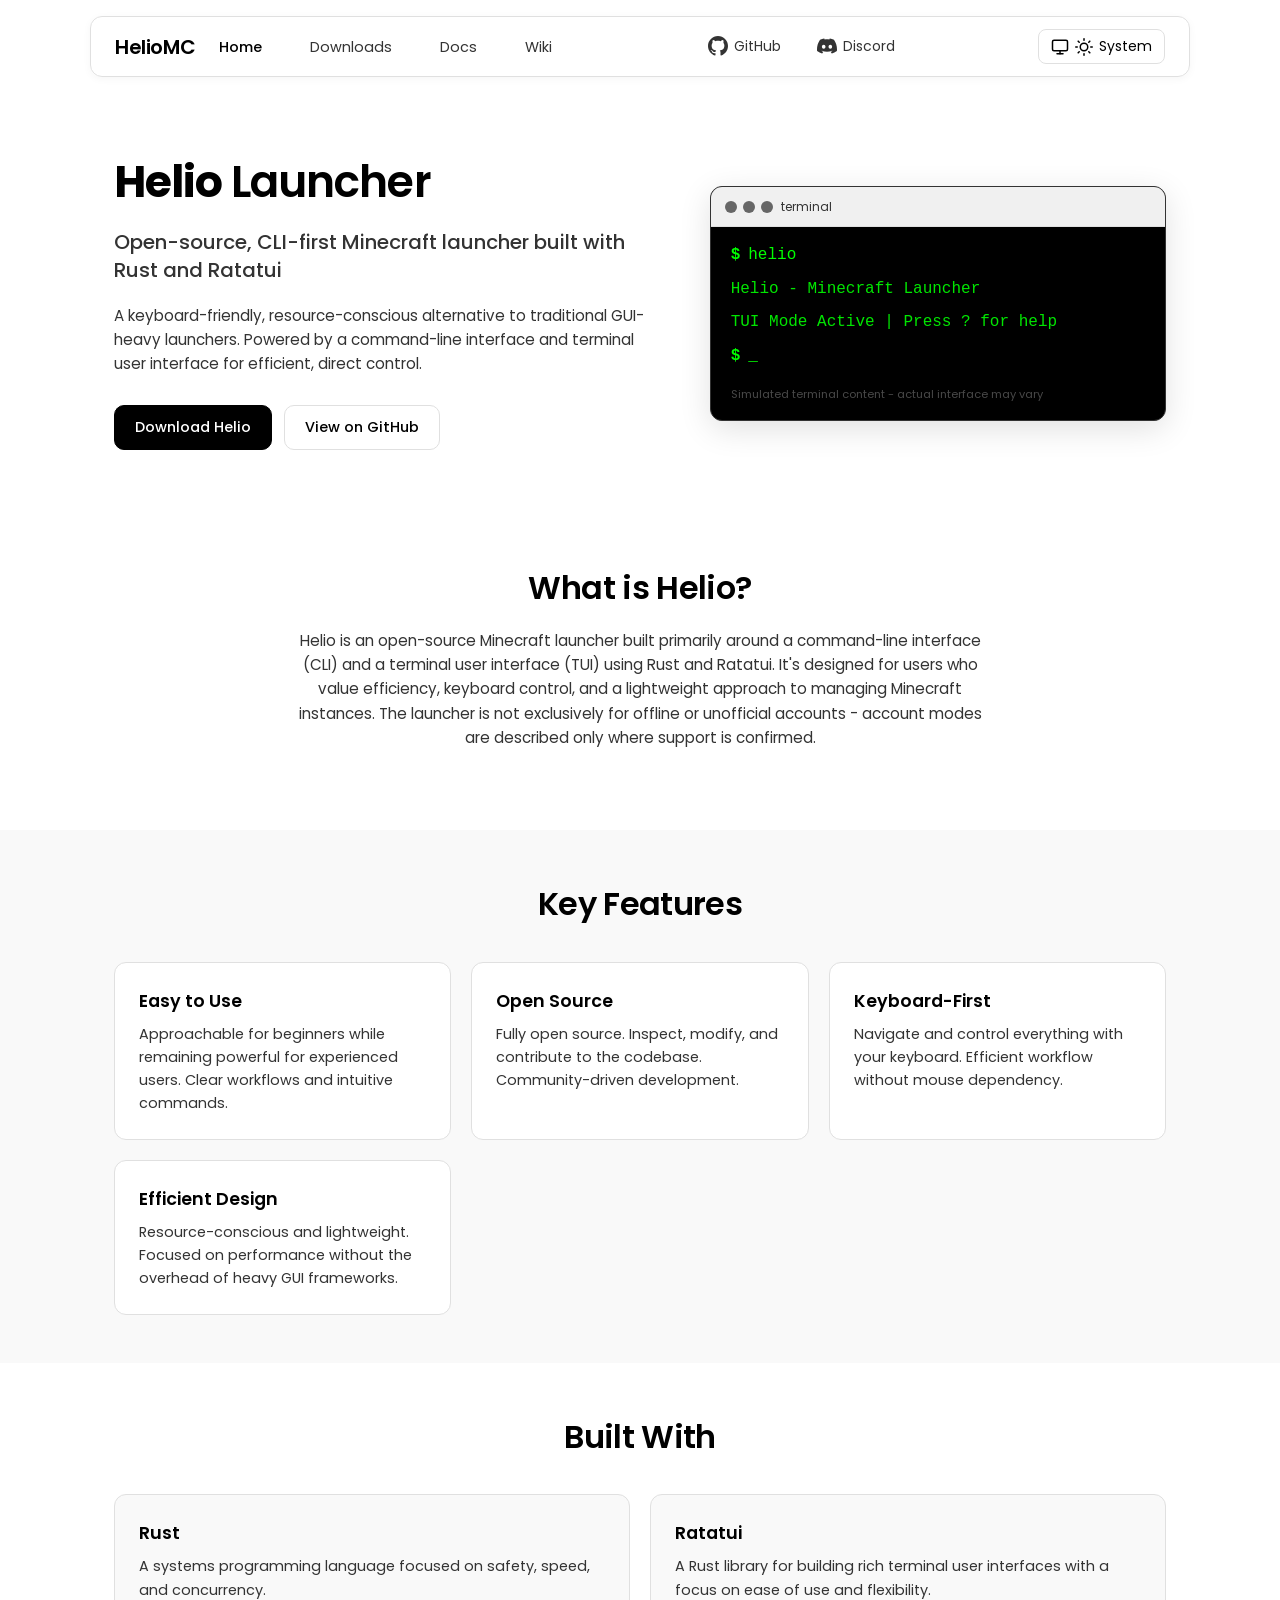
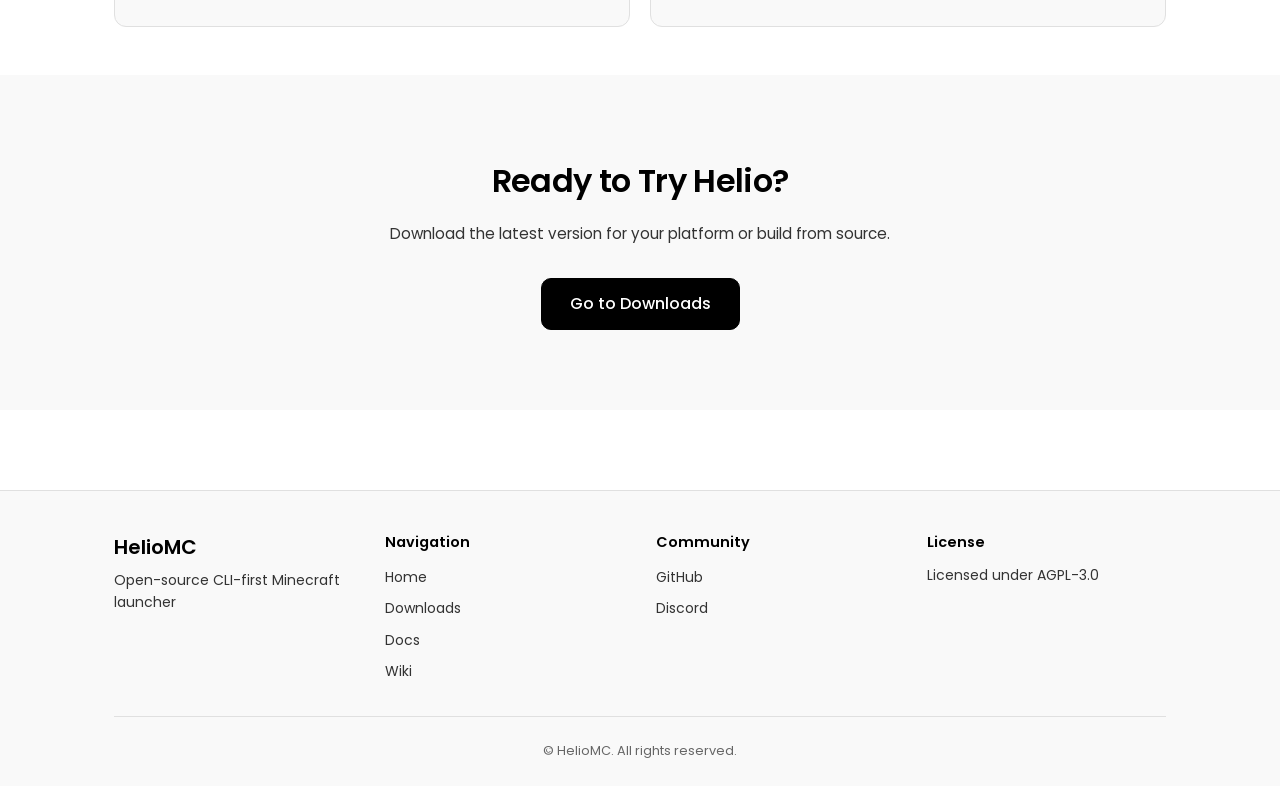
<file: index.html>
<!DOCTYPE html>
<html lang="en">
<head>
    <meta charset="UTF-8">
    <meta name="viewport" content="width=device-width, initial-scale=1.0">
    <title>HelioMC — Helio Launcher</title>
    <meta name="description" content="Helio is an open-source, CLI-first Minecraft launcher built with Rust and Ratatui. A keyboard-friendly, resource-conscious alternative to GUI-heavy launchers.">
    <meta property="og:title" content="HelioMC — Helio Launcher">
    <meta property="og:description" content="Open-source CLI-first Minecraft launcher built with Rust and Ratatui.">
    <meta property="og:type" content="website">
    <meta property="og:url" content="https://helio.omhackz.top/">
    <link rel="icon" type="image/png" href="assets/images/favicon.png">
    <link rel="preconnect" href="https://fonts.googleapis.com">
    <link rel="preconnect" href="https://fonts.gstatic.com" crossorigin>
    <link href="https://fonts.googleapis.com/css2?family=Poppins:wght@300;400;500;600;700&display=swap" rel="stylesheet">
    <link rel="stylesheet" href="assets/css/main.css">
</head>
<body>
    <script>
        // Prevent theme flash
        (function() {
            const savedTheme = localStorage.getItem('heliomc-theme') || 'system';
            if (savedTheme === 'dark' || (savedTheme === 'system' && window.matchMedia('(prefers-color-scheme: dark)').matches)) {
                document.documentElement.setAttribute('data-theme', 'dark');
            } else {
                document.documentElement.setAttribute('data-theme', 'light');
            }
        })();
    </script>

    <nav class="nav">
        <div class="nav-container">
            <a href="/" class="nav-logo" aria-label="HelioMC Home">HelioMC</a>
            <button class="nav-toggle" id="navToggle" aria-label="Toggle navigation menu" aria-expanded="false">
                <span class="nav-toggle-bar"></span>
                <span class="nav-toggle-bar"></span>
                <span class="nav-toggle-bar"></span>
            </button>
            <div class="nav-menu" id="navMenu">
                <ul class="nav-list">
                    <li class="nav-item">
                        <a href="/" class="nav-link nav-link-active">Home</a>
                    </li>
                    <li class="nav-item">
                        <a href="/downloads" class="nav-link">Downloads</a>
                    </li>
                    <li class="nav-item">
                        <a href="/docs" class="nav-link">Docs</a>
                    </li>
                    <li class="nav-item">
                        <a href="/wiki" class="nav-link">Wiki</a>
                    </li>
                </ul>
                <div class="nav-external">
                    <a href="https://github.com/OmHackz/Helio" target="_blank" rel="noopener noreferrer" class="nav-external-link" aria-label="View on GitHub">
                        <svg width="20" height="20" viewBox="0 0 24 24" fill="currentColor" aria-hidden="true">
                            <path d="M12 0c-6.626 0-12 5.373-12 12 0 5.302 3.438 9.8 8.207 11.387.599.111.793-.261.793-.577v-2.234c-3.338.726-4.033-1.416-4.033-1.416-.546-1.387-1.333-1.756-1.333-1.756-1.089-.745.083-.729.083-.729 1.205.084 1.839 1.237 1.839 1.237 1.07 1.834 2.807 1.304 3.492.997.107-.775.418-1.305.762-1.604-2.665-.305-5.467-1.334-5.467-5.931 0-1.311.469-2.381 1.236-3.221-.124-.303-.535-1.524.117-3.176 0 0 1.008-.322 3.301 1.23.957-.266 1.983-.399 3.003-.404 1.02.005 2.047.138 3.006.404 2.291-1.552 3.297-1.23 3.297-1.23.653 1.653.242 2.874.118 3.176.77.84 1.235 1.911 1.235 3.221 0 4.609-2.807 5.624-5.479 5.921.43.372.823 1.102.823 2.222v3.293c0 .319.192.694.801.576 4.765-1.589 8.199-6.086 8.199-11.386 0-6.627-5.373-12-12-12z"/>
                        </svg>
                        <span>GitHub</span>
                    </a>
                    <a href="https://dsc.gg/HelioMC-launcher" target="_blank" rel="noopener noreferrer" class="nav-external-link" aria-label="Join Discord">
                        <svg width="20" height="20" viewBox="0 0 24 24" fill="currentColor" aria-hidden="true">
                            <path d="M20.317 4.3698a19.7913 19.7913 0 00-4.8851-1.5152.0741.0741 0 00-.0785.0371c-.211.3753-.4447.8648-.6083 1.2495-1.8447-.2762-3.68-.2762-5.4868 0-.1636-.3933-.4058-.8742-.6177-1.2495a.077.077 0 00-.0785-.037 19.7363 19.7363 0 00-4.8852 1.515.0699.0699 0 00-.0321.0277C.5334 9.0458-.319 13.5799.0992 18.0578a.0824.0824 0 00.0312.0561c2.0528 1.5076 4.0413 2.4228 5.9929 3.0294a.0777.0777 0 00.0842-.0276c.4616-.6304.8731-1.2952 1.226-1.9942a.076.076 0 00-.0416-.1057c-.6528-.2476-1.2743-.5495-1.8722-.8923a.077.077 0 01-.0077-.1277c.1258-.0943.2517-.1923.3718-.2914a.0743.0743 0 01.0776-.0105c3.9278 1.7933 8.18 1.7933 12.0614 0a.0739.0739 0 01.0785.0095c.1202.099.246.1981.3728.2924a.077.077 0 01-.0066.1276 12.2986 12.2986 0 01-1.873.8914.0766.0766 0 00-.0407.1067c.3604.698.7719 1.3628 1.225 1.9932a.076.076 0 00.0842.0286c1.961-.6067 3.9495-1.5219 6.0023-3.0294a.077.077 0 00.0313-.0552c.5004-5.177-.8382-9.6739-3.5485-13.6604a.061.061 0 00-.0312-.0286zM8.02 15.3312c-1.1825 0-2.1569-1.0857-2.1569-2.419 0-1.3332.9555-2.4189 2.157-2.4189 1.2108 0 2.1757 1.0952 2.1568 2.419 0 1.3332-.9555 2.4189-2.1569 2.4189zm7.9748 0c-1.1825 0-2.1569-1.0857-2.1569-2.419 0-1.3332.9554-2.4189 2.1569-2.4189 1.2108 0 2.1757 1.0952 2.1568 2.419 0 1.3332-.946 2.4189-2.1568 2.4189Z"/>
                        </svg>
                        <span>Discord</span>
                    </a>
                </div>
                <div class="nav-theme">
                    <button class="theme-btn" id="themeBtn" aria-label="Change theme" title="Change theme">
                        <svg class="theme-icon theme-icon-system" width="18" height="18" viewBox="0 0 24 24" fill="none" stroke="currentColor" stroke-width="2" stroke-linecap="round" stroke-linejoin="round" aria-hidden="true">
                            <rect x="2" y="3" width="20" height="14" rx="2" ry="2"></rect>
                            <line x1="8" y1="21" x2="16" y2="21"></line>
                            <line x1="12" y1="17" x2="12" y2="21"></line>
                        </svg>
                        <svg class="theme-icon theme-icon-sun" width="18" height="18" viewBox="0 0 24 24" fill="none" stroke="currentColor" stroke-width="2" stroke-linecap="round" stroke-linejoin="round" aria-hidden="true">
                            <circle cx="12" cy="12" r="5"></circle>
                            <line x1="12" y1="1" x2="12" y2="3"></line>
                            <line x1="12" y1="21" x2="12" y2="23"></line>
                            <line x1="4.22" y1="4.22" x2="5.64" y2="5.64"></line>
                            <line x1="18.36" y1="18.36" x2="19.78" y2="19.78"></line>
                            <line x1="1" y1="12" x2="3" y2="12"></line>
                            <line x1="21" y1="12" x2="23" y2="12"></line>
                            <line x1="4.22" y1="19.78" x2="5.64" y2="18.36"></line>
                            <line x1="18.36" y1="5.64" x2="19.78" y2="4.22"></line>
                        </svg>
                        <svg class="theme-icon theme-icon-moon" width="18" height="18" viewBox="0 0 24 24" fill="none" stroke="currentColor" stroke-width="2" stroke-linecap="round" stroke-linejoin="round" aria-hidden="true">
                            <path d="M21 12.79A9 9 0 1 1 11.21 3 7 7 0 0 0 21 12.79z"></path>
                        </svg>
                        <span class="theme-label">System</span>
                    </button>
                    <div class="theme-dropdown" id="themeDropdown">
                        <button class="theme-option" data-theme="system">
                            <svg width="16" height="16" viewBox="0 0 24 24" fill="none" stroke="currentColor" stroke-width="2" stroke-linecap="round" stroke-linejoin="round" aria-hidden="true">
                                <rect x="2" y="3" width="20" height="14" rx="2" ry="2"></rect>
                                <line x1="8" y1="21" x2="16" y2="21"></line>
                                <line x1="12" y1="17" x2="12" y2="21"></line>
                            </svg>
                            <span>System</span>
                        </button>
                        <button class="theme-option" data-theme="light">
                            <svg width="16" height="16" viewBox="0 0 24 24" fill="none" stroke="currentColor" stroke-width="2" stroke-linecap="round" stroke-linejoin="round" aria-hidden="true">
                                <circle cx="12" cy="12" r="5"></circle>
                                <line x1="12" y1="1" x2="12" y2="3"></line>
                                <line x1="12" y1="21" x2="12" y2="23"></line>
                                <line x1="4.22" y1="4.22" x2="5.64" y2="5.64"></line>
                                <line x1="18.36" y1="18.36" x2="19.78" y2="19.78"></line>
                                <line x1="1" y1="12" x2="3" y2="12"></line>
                                <line x1="21" y1="12" x2="23" y2="12"></line>
                                <line x1="4.22" y1="19.78" x2="5.64" y2="18.36"></line>
                                <line x1="18.36" y1="5.64" x2="19.78" y2="4.22"></line>
                            </svg>
                            <span>Light</span>
                        </button>
                        <button class="theme-option" data-theme="dark">
                            <svg width="16" height="16" viewBox="0 0 24 24" fill="none" stroke="currentColor" stroke-width="2" stroke-linecap="round" stroke-linejoin="round" aria-hidden="true">
                                <path d="M21 12.79A9 9 0 1 1 11.21 3 7 7 0 0 0 21 12.79z"></path>
                            </svg>
                            <span>Dark</span>
                        </button>
                    </div>
                </div>
            </div>
        </div>
    </nav>

    <main>
        <section class="hero">
            <div class="container">
                <div class="hero-content">
                    <h1 class="hero-title">Helio <span class="hero-title-accent">Launcher</span></h1>
                    <p class="hero-subtitle">Open-source, CLI-first Minecraft launcher built with Rust and Ratatui</p>
                    <p class="hero-description">
                        A keyboard-friendly, resource-conscious alternative to traditional GUI-heavy launchers. 
                        Powered by a command-line interface and terminal user interface for efficient, direct control.
                    </p>
                    <div class="hero-actions">
                        <a href="/downloads" class="btn btn-primary">Download Helio</a>
                        <a href="https://github.com/OmHackz/Helio" target="_blank" rel="noopener noreferrer" class="btn btn-secondary">View on GitHub</a>
                    </div>
                </div>
                <div class="hero-terminal">
                    <div class="terminal">
                        <div class="terminal-header">
                            <div class="terminal-dots">
                                <span class="terminal-dot"></span>
                                <span class="terminal-dot"></span>
                                <span class="terminal-dot"></span>
                            </div>
                            <span class="terminal-title">terminal</span>
                        </div>
                        <div class="terminal-body">
                            <div class="terminal-line">
                                <span class="terminal-prompt">$</span>
                                <span class="terminal-cmd">helio</span>
                            </div>
                            <div class="terminal-line terminal-line-output">
                                <span class="terminal-text">Helio - Minecraft Launcher</span>
                            </div>
                            <div class="terminal-line terminal-line-output">
                                <span class="terminal-text">TUI Mode Active | Press ? for help</span>
                            </div>
                            <div class="terminal-line">
                                <span class="terminal-prompt">$</span>
                                <span class="terminal-cursor">_</span>
                            </div>
                            <div class="terminal-note">Simulated terminal content - actual interface may vary</div>
                        </div>
                    </div>
                </div>
            </div>
        </section>

        <section class="section">
            <div class="container">
                <h2 class="section-title">What is Helio?</h2>
                <p class="section-description">
                    Helio is an open-source Minecraft launcher built primarily around a command-line interface (CLI) and a terminal user interface (TUI) using Rust and Ratatui.
                    It's designed for users who value efficiency, keyboard control, and a lightweight approach to managing Minecraft instances.
                    The launcher is not exclusively for offline or unofficial accounts - account modes are described only where support is confirmed.
                </p>
            </div>
        </section>

        <section class="section section-alt">
            <div class="container">
                <h2 class="section-title">Key Features</h2>
                <div class="features-grid">
                    <div class="feature-card">
                        <h3 class="feature-title">Easy to Use</h3>
                        <p class="feature-description">Approachable for beginners while remaining powerful for experienced users. Clear workflows and intuitive commands.</p>
                    </div>
                    <div class="feature-card">
                        <h3 class="feature-title">Open Source</h3>
                        <p class="feature-description">Fully open source. Inspect, modify, and contribute to the codebase. Community-driven development.</p>
                    </div>
                    <div class="feature-card">
                        <h3 class="feature-title">Keyboard-First</h3>
                        <p class="feature-description">Navigate and control everything with your keyboard. Efficient workflow without mouse dependency.</p>
                    </div>
                    <div class="feature-card">
                        <h3 class="feature-title">Efficient Design</h3>
                        <p class="feature-description">Resource-conscious and lightweight. Focused on performance without the overhead of heavy GUI frameworks.</p>
                    </div>
                </div>
            </div>
        </section>

        <section class="section">
            <div class="container">
                <h2 class="section-title">Built With</h2>
                <div class="tech-grid">
                    <div class="tech-card">
                        <h3 class="tech-name">Rust</h3>
                        <p class="tech-description">A systems programming language focused on safety, speed, and concurrency.</p>
                    </div>
                    <div class="tech-card">
                        <h3 class="tech-name">Ratatui</h3>
                        <p class="tech-description">A Rust library for building rich terminal user interfaces with a focus on ease of use and flexibility.</p>
                    </div>
                </div>
            </div>
        </section>

        <section class="section section-alt">
            <div class="container">
                <div class="downloads-preview">
                    <h2 class="section-title">Ready to Try Helio?</h2>
                    <p class="section-description">Download the latest version for your platform or build from source.</p>
                    <a href="/downloads" class="btn btn-primary btn-large">Go to Downloads</a>
                </div>
            </div>
        </section>
    </main>

    <footer class="footer">
        <div class="container">
            <div class="footer-content">
                <div class="footer-section">
                    <h3 class="footer-logo">HelioMC</h3>
                    <p class="footer-description">Open-source CLI-first Minecraft launcher</p>
                </div>
                <div class="footer-section">
                    <h4 class="footer-heading">Navigation</h4>
                    <ul class="footer-links">
                        <li><a href="/">Home</a></li>
                        <li><a href="/downloads">Downloads</a></li>
                        <li><a href="/docs">Docs</a></li>
                        <li><a href="/wiki">Wiki</a></li>
                    </ul>
                </div>
                <div class="footer-section">
                    <h4 class="footer-heading">Community</h4>
                    <ul class="footer-links">
                        <li><a href="https://github.com/OmHackz/Helio" target="_blank" rel="noopener noreferrer">GitHub</a></li>
                        <li><a href="https://dsc.gg/HelioMC-launcher" target="_blank" rel="noopener noreferrer">Discord</a></li>
                    </ul>
                </div>
                <div class="footer-section">
                    <h4 class="footer-heading">License</h4>
                    <p class="footer-license">Licensed under AGPL-3.0</p>
                </div>
            </div>
            <div class="footer-bottom">
                <p>&copy; HelioMC. All rights reserved.</p>
            </div>
        </div>
    </footer>

    <script src="assets/js/main.js"></script>
</body>
</html>
</file>
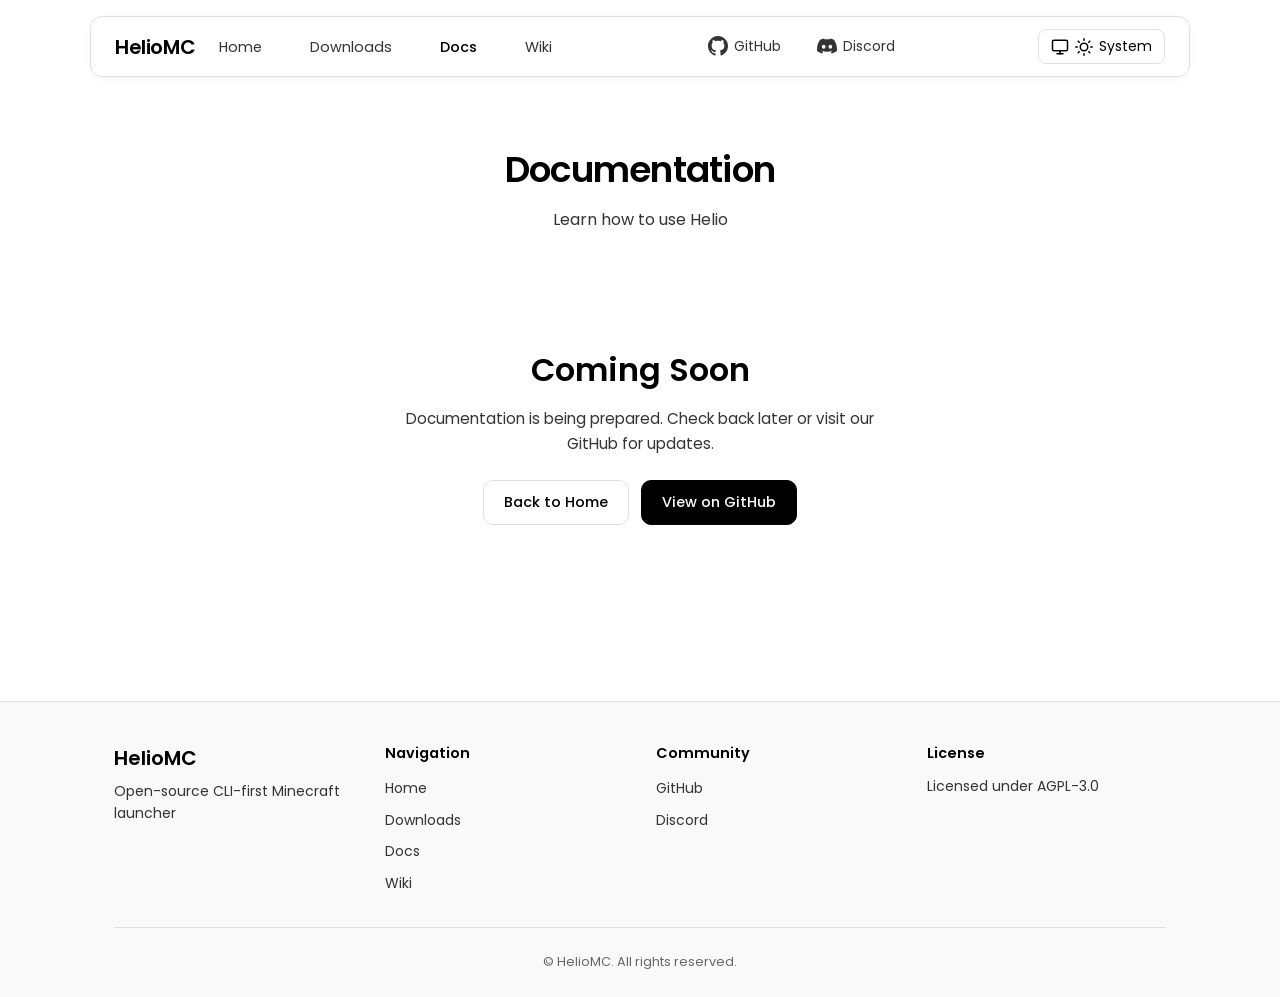
<file: docs/index.html>
<!DOCTYPE html>
<html lang="en">
<head>
    <meta charset="UTF-8">
    <meta name="viewport" content="width=device-width, initial-scale=1.0">
    <title>Docs — HelioMC</title>
    <meta name="description" content="Helio documentation - coming soon.">
    
    <link rel="icon" type="image/png" href="../assets/images/favicon.png">
    <link rel="preconnect" href="https://fonts.googleapis.com">
    <link rel="preconnect" href="https://fonts.gstatic.com" crossorigin>
    <link href="https://fonts.googleapis.com/css2?family=Poppins:wght@300;400;500;600;700&display=swap" rel="stylesheet">
    <link rel="stylesheet" href="../assets/css/main.css">
</head>
<body>
    <script>
        (function() {
            const savedTheme = localStorage.getItem('heliomc-theme') || 'system';
            if (savedTheme === 'dark' || (savedTheme === 'system' && window.matchMedia('(prefers-color-scheme: dark)').matches)) {
                document.documentElement.setAttribute('data-theme', 'dark');
            } else {
                document.documentElement.setAttribute('data-theme', 'light');
            }
        })();
    </script>

    <nav class="nav">
        <div class="nav-container">
            <a href="/" class="nav-logo" aria-label="HelioMC Home">HelioMC</a>
            <button class="nav-toggle" id="navToggle" aria-label="Toggle navigation menu" aria-expanded="false">
                <span class="nav-toggle-bar"></span>
                <span class="nav-toggle-bar"></span>
                <span class="nav-toggle-bar"></span>
            </button>
            <div class="nav-menu" id="navMenu">
                <ul class="nav-list">
                    <li class="nav-item">
                        <a href="/" class="nav-link">Home</a>
                    </li>
                    <li class="nav-item">
                        <a href="/downloads" class="nav-link">Downloads</a>
                    </li>
                    <li class="nav-item">
                        <a href="/docs" class="nav-link nav-link-active">Docs</a>
                    </li>
                    <li class="nav-item">
                        <a href="/wiki" class="nav-link">Wiki</a>
                    </li>
                </ul>
                <div class="nav-external">
                    <a href="https://github.com/OmHackz/Helio" target="_blank" rel="noopener noreferrer" class="nav-external-link" aria-label="View on GitHub">
                        <svg width="20" height="20" viewBox="0 0 24 24" fill="currentColor" aria-hidden="true">
                            <path d="M12 0c-6.626 0-12 5.373-12 12 0 5.302 3.438 9.8 8.207 11.387.599.111.793-.261.793-.577v-2.234c-3.338.726-4.033-1.416-4.033-1.416-.546-1.387-1.333-1.756-1.333-1.756-1.089-.745.083-.729.083-.729 1.205.084 1.839 1.237 1.839 1.237 1.07 1.834 2.807 1.304 3.492.997.107-.775.418-1.305.762-1.604-2.665-.305-5.467-1.334-5.467-5.931 0-1.311.469-2.381 1.236-3.221-.124-.303-.535-1.524.117-3.176 0 0 1.008-.322 3.301 1.23.957-.266 1.983-.399 3.003-.404 1.02.005 2.047.138 3.006.404 2.291-1.552 3.297-1.23 3.297-1.23.653 1.653.242 2.874.118 3.176.77.84 1.235 1.911 1.235 3.221 0 4.609-2.807 5.624-5.479 5.921.43.372.823 1.102.823 2.222v3.293c0 .319.192.694.801.576 4.765-1.589 8.199-6.086 8.199-11.386 0-6.627-5.373-12-12-12z"/>
                        </svg>
                        <span>GitHub</span>
                    </a>
                    <a href="https://dsc.gg/HelioMC-launcher" target="_blank" rel="noopener noreferrer" class="nav-external-link" aria-label="Join Discord">
                        <svg width="20" height="20" viewBox="0 0 24 24" fill="currentColor" aria-hidden="true">
                            <path d="M20.317 4.3698a19.7913 19.7913 0 00-4.8851-1.5152.0741.0741 0 00-.0785.0371c-.211.3753-.4447.8648-.6083 1.2495-1.8447-.2762-3.68-.2762-5.4868 0-.1636-.3933-.4058-.8742-.6177-1.2495a.077.077 0 00-.0785-.037 19.7363 19.7363 0 00-4.8852 1.515.0699.0699 0 00-.0321.0277C.5334 9.0458-.319 13.5799.0992 18.0578a.0824.0824 0 00.0312.0561c2.0528 1.5076 4.0413 2.4228 5.9929 3.0294a.0777.0777 0 00.0842-.0276c.4616-.6304.8731-1.2952 1.226-1.9942a.076.076 0 00-.0416-.1057c-.6528-.2476-1.2743-.5495-1.8722-.8923a.077.077 0 01-.0077-.1277c.1258-.0943.2517-.1923.3718-.2914a.0743.0743 0 01.0776-.0105c3.9278 1.7933 8.18 1.7933 12.0614 0a.0739.0739 0 01.0785.0095c.1202.099.246.1981.3728.2924a.077.077 0 01-.0066.1276 12.2986 12.2986 0 01-1.873.8914.0766.0766 0 00-.0407.1067c.3604.698.7719 1.3628 1.225 1.9932a.076.076 0 00.0842.0286c1.961-.6067 3.9495-1.5219 6.0023-3.0294a.077.077 0 00.0313-.0552c.5004-5.177-.8382-9.6739-3.5485-13.6604a.061.061 0 00-.0312-.0286zM8.02 15.3312c-1.1825 0-2.1569-1.0857-2.1569-2.419 0-1.3332.9555-2.4189 2.157-2.4189 1.2108 0 2.1757 1.0952 2.1568 2.419 0 1.3332-.9555 2.4189-2.1569 2.4189zm7.9748 0c-1.1825 0-2.1569-1.0857-2.1569-2.419 0-1.3332.9554-2.4189 2.1569-2.4189 1.2108 0 2.1757 1.0952 2.1568 2.419 0 1.3332-.946 2.4189-2.1568 2.4189Z"/>
                        </svg>
                        <span>Discord</span>
                    </a>
                </div>
                <div class="nav-theme">
                    <button class="theme-btn" id="themeBtn" aria-label="Change theme" title="Change theme">
                        <svg class="theme-icon theme-icon-system" width="18" height="18" viewBox="0 0 24 24" fill="none" stroke="currentColor" stroke-width="2" stroke-linecap="round" stroke-linejoin="round" aria-hidden="true">
                            <rect x="2" y="3" width="20" height="14" rx="2" ry="2"></rect>
                            <line x1="8" y1="21" x2="16" y2="21"></line>
                            <line x1="12" y1="17" x2="12" y2="21"></line>
                        </svg>
                        <svg class="theme-icon theme-icon-sun" width="18" height="18" viewBox="0 0 24 24" fill="none" stroke="currentColor" stroke-width="2" stroke-linecap="round" stroke-linejoin="round" aria-hidden="true">
                            <circle cx="12" cy="12" r="5"></circle>
                            <line x1="12" y1="1" x2="12" y2="3"></line>
                            <line x1="12" y1="21" x2="12" y2="23"></line>
                            <line x1="4.22" y1="4.22" x2="5.64" y2="5.64"></line>
                            <line x1="18.36" y1="18.36" x2="19.78" y2="19.78"></line>
                            <line x1="1" y1="12" x2="3" y2="12"></line>
                            <line x1="21" y1="12" x2="23" y2="12"></line>
                            <line x1="4.22" y1="19.78" x2="5.64" y2="18.36"></line>
                            <line x1="18.36" y1="5.64" x2="19.78" y2="4.22"></line>
                        </svg>
                        <svg class="theme-icon theme-icon-moon" width="18" height="18" viewBox="0 0 24 24" fill="none" stroke="currentColor" stroke-width="2" stroke-linecap="round" stroke-linejoin="round" aria-hidden="true">
                            <path d="M21 12.79A9 9 0 1 1 11.21 3 7 7 0 0 0 21 12.79z"></path>
                        </svg>
                        <span class="theme-label">System</span>
                    </button>
                    <div class="theme-dropdown" id="themeDropdown">
                        <button class="theme-option" data-theme="system">
                            <svg width="16" height="16" viewBox="0 0 24 24" fill="none" stroke="currentColor" stroke-width="2" stroke-linecap="round" stroke-linejoin="round" aria-hidden="true">
                                <rect x="2" y="3" width="20" height="14" rx="2" ry="2"></rect>
                                <line x1="8" y1="21" x2="16" y2="21"></line>
                                <line x1="12" y1="17" x2="12" y2="21"></line>
                            </svg>
                            <span>System</span>
                        </button>
                        <button class="theme-option" data-theme="light">
                            <svg width="16" height="16" viewBox="0 0 24 24" fill="none" stroke="currentColor" stroke-width="2" stroke-linecap="round" stroke-linejoin="round" aria-hidden="true">
                                <circle cx="12" cy="12" r="5"></circle>
                                <line x1="12" y1="1" x2="12" y2="3"></line>
                                <line x1="12" y1="21" x2="12" y2="23"></line>
                                <line x1="4.22" y1="4.22" x2="5.64" y2="5.64"></line>
                                <line x1="18.36" y1="18.36" x2="19.78" y2="19.78"></line>
                                <line x1="1" y1="12" x2="3" y2="12"></line>
                                <line x1="21" y1="12" x2="23" y2="12"></line>
                                <line x1="4.22" y1="19.78" x2="5.64" y2="18.36"></line>
                                <line x1="18.36" y1="5.64" x2="19.78" y2="4.22"></line>
                            </svg>
                            <span>Light</span>
                        </button>
                        <button class="theme-option" data-theme="dark">
                            <svg width="16" height="16" viewBox="0 0 24 24" fill="none" stroke="currentColor" stroke-width="2" stroke-linecap="round" stroke-linejoin="round" aria-hidden="true">
                                <path d="M21 12.79A9 9 0 1 1 11.21 3 7 7 0 0 0 21 12.79z"></path>
                            </svg>
                            <span>Dark</span>
                        </button>
                    </div>
                </div>
            </div>
        </div>
    </nav>

    <main>
        <section class="page-header">
            <div class="container">
                <h1 class="page-title">Documentation</h1>
                <p class="page-description">Learn how to use Helio</p>
            </div>
        </section>

        <section class="section">
            <div class="container">
                <div class="coming-soon-page">
                    <h2 class="coming-soon-title">Coming Soon</h2>
                    <p class="coming-soon-description">Documentation is being prepared. Check back later or visit our GitHub for updates.</p>
                    <div class="coming-soon-actions">
                        <a href="/" class="btn btn-secondary">Back to Home</a>
                        <a href="https://github.com/OmHackz/Helio" target="_blank" rel="noopener noreferrer" class="btn btn-primary">View on GitHub</a>
                    </div>
                </div>
            </div>
        </section>
    </main>

    <footer class="footer">
        <div class="container">
            <div class="footer-content">
                <div class="footer-section">
                    <h3 class="footer-logo">HelioMC</h3>
                    <p class="footer-description">Open-source CLI-first Minecraft launcher</p>
                </div>
                <div class="footer-section">
                    <h4 class="footer-heading">Navigation</h4>
                    <ul class="footer-links">
                        <li><a href="/">Home</a></li>
                        <li><a href="/downloads">Downloads</a></li>
                        <li><a href="/docs">Docs</a></li>
                        <li><a href="/wiki">Wiki</a></li>
                    </ul>
                </div>
                <div class="footer-section">
                    <h4 class="footer-heading">Community</h4>
                    <ul class="footer-links">
                        <li><a href="https://github.com/OmHackz/Helio" target="_blank" rel="noopener noreferrer">GitHub</a></li>
                        <li><a href="https://dsc.gg/HelioMC-launcher" target="_blank" rel="noopener noreferrer">Discord</a></li>
                    </ul>
                </div>
                <div class="footer-section">
                    <h4 class="footer-heading">License</h4>
                    <p class="footer-license">Licensed under AGPL-3.0</p>
                </div>
            </div>
            <div class="footer-bottom">
                <p>&copy; HelioMC. All rights reserved.</p>
            </div>
        </div>
    </footer>

    <script src="../assets/js/main.js"></script>
</body>
</html>
</file>
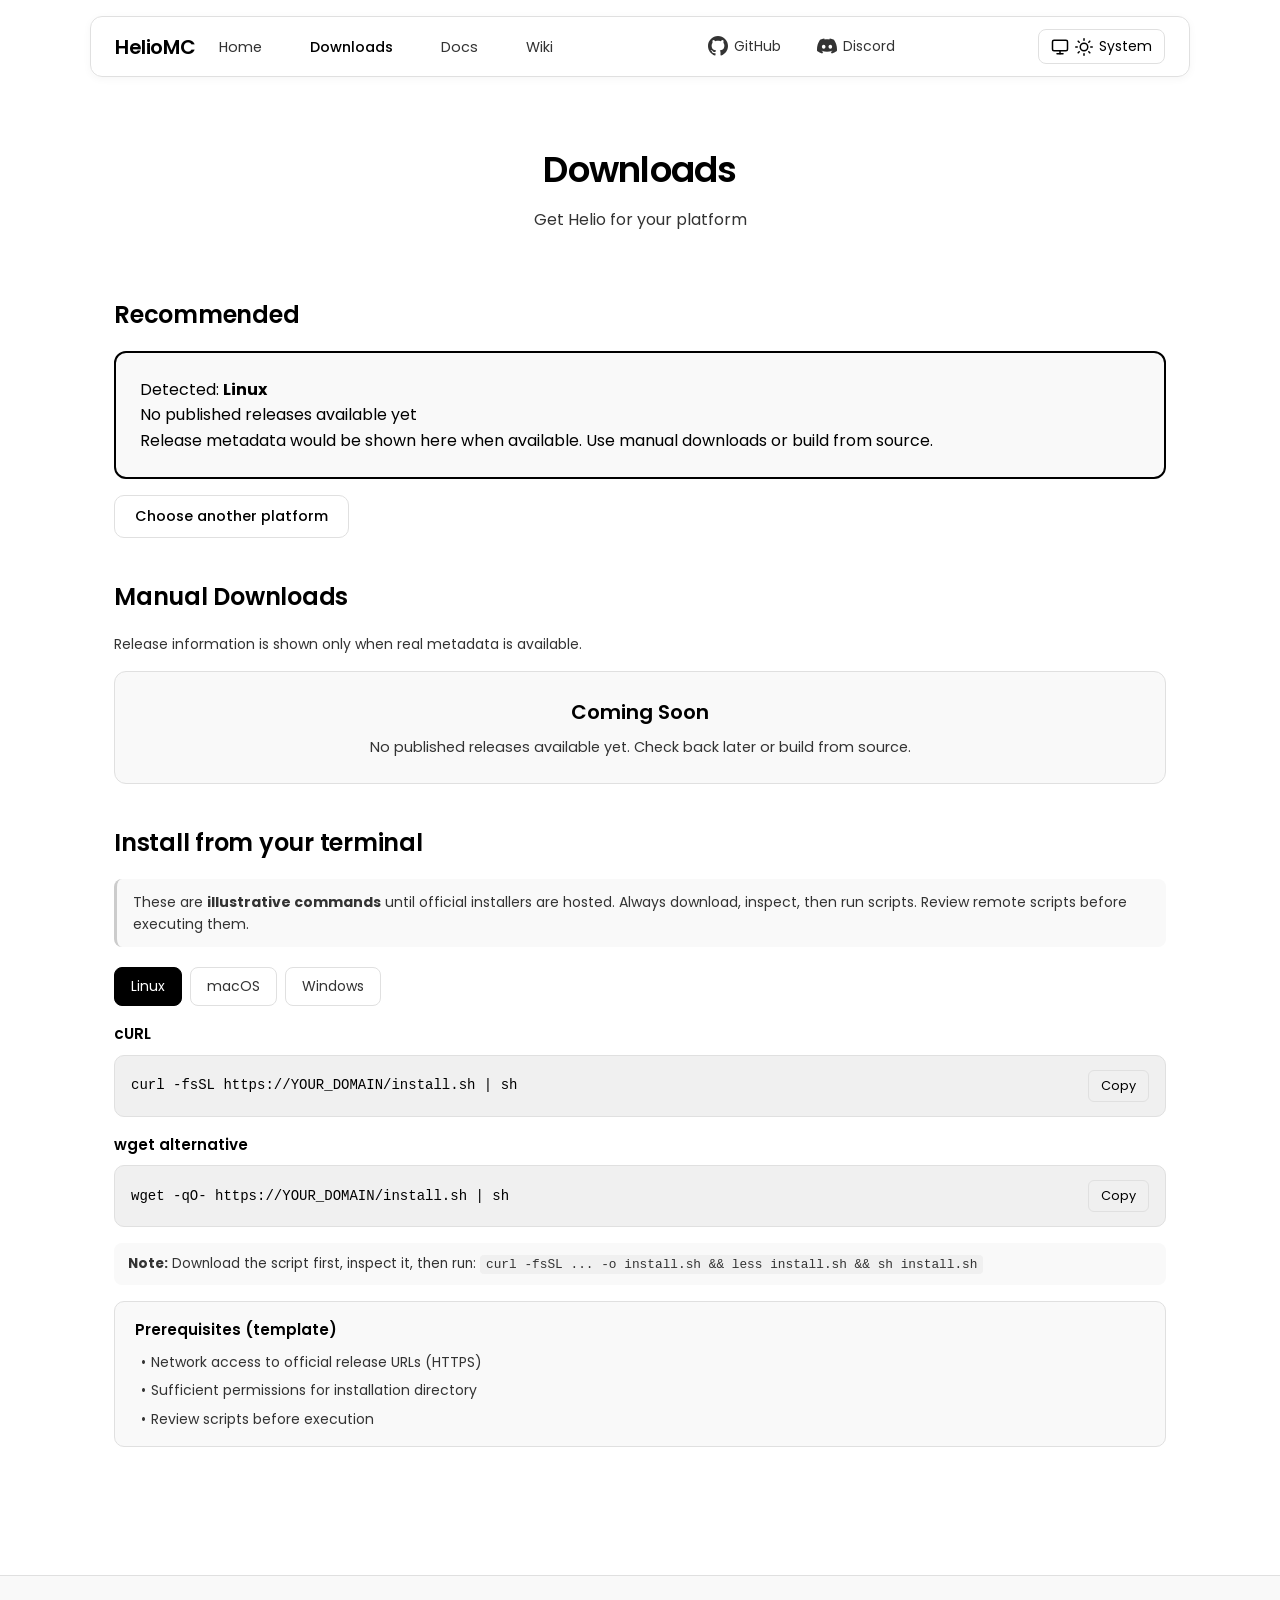
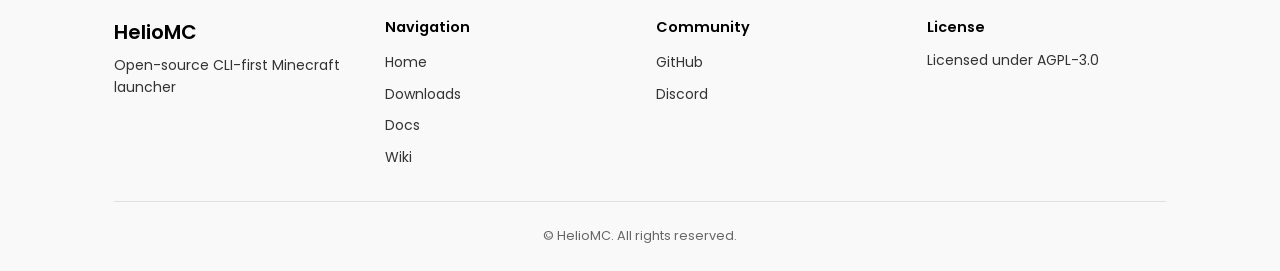
<file: downloads/index.html>
<!DOCTYPE html>
<html lang="en">
<head>
    <meta charset="UTF-8">
    <meta name="viewport" content="width=device-width, initial-scale=1.0">
    <title>Downloads — HelioMC</title>
    <meta name="description" content="Download Helio launcher for Windows, Linux, and macOS.">
    
    <link rel="icon" type="image/png" href="../assets/images/favicon.png">
    <link rel="preconnect" href="https://fonts.googleapis.com">
    <link rel="preconnect" href="https://fonts.gstatic.com" crossorigin>
    <link href="https://fonts.googleapis.com/css2?family=Poppins:wght@300;400;500;600;700&display=swap" rel="stylesheet">
    <link rel="stylesheet" href="../assets/css/main.css">
</head>
<body>
    <script>
        (function() {
            const savedTheme = localStorage.getItem('heliomc-theme') || 'system';
            if (savedTheme === 'dark' || (savedTheme === 'system' && window.matchMedia('(prefers-color-scheme: dark)').matches)) {
                document.documentElement.setAttribute('data-theme', 'dark');
            } else {
                document.documentElement.setAttribute('data-theme', 'light');
            }
        })();
    </script>

    <nav class="nav">
        <div class="nav-container">
            <a href="/" class="nav-logo" aria-label="HelioMC Home">HelioMC</a>
            <button class="nav-toggle" id="navToggle" aria-label="Toggle navigation menu" aria-expanded="false">
                <span class="nav-toggle-bar"></span>
                <span class="nav-toggle-bar"></span>
                <span class="nav-toggle-bar"></span>
            </button>
            <div class="nav-menu" id="navMenu">
                <ul class="nav-list">
                    <li class="nav-item">
                        <a href="/" class="nav-link">Home</a>
                    </li>
                    <li class="nav-item">
                        <a href="/downloads" class="nav-link nav-link-active">Downloads</a>
                    </li>
                    <li class="nav-item">
                        <a href="/docs" class="nav-link">Docs</a>
                    </li>
                    <li class="nav-item">
                        <a href="/wiki" class="nav-link">Wiki</a>
                    </li>
                </ul>
                <div class="nav-external">
                    <a href="https://github.com/OmHackz/Helio" target="_blank" rel="noopener noreferrer" class="nav-external-link" aria-label="View on GitHub">
                        <svg width="20" height="20" viewBox="0 0 24 24" fill="currentColor" aria-hidden="true">
                            <path d="M12 0c-6.626 0-12 5.373-12 12 0 5.302 3.438 9.8 8.207 11.387.599.111.793-.261.793-.577v-2.234c-3.338.726-4.033-1.416-4.033-1.416-.546-1.387-1.333-1.756-1.333-1.756-1.089-.745.083-.729.083-.729 1.205.084 1.839 1.237 1.839 1.237 1.07 1.834 2.807 1.304 3.492.997.107-.775.418-1.305.762-1.604-2.665-.305-5.467-1.334-5.467-5.931 0-1.311.469-2.381 1.236-3.221-.124-.303-.535-1.524.117-3.176 0 0 1.008-.322 3.301 1.23.957-.266 1.983-.399 3.003-.404 1.02.005 2.047.138 3.006.404 2.291-1.552 3.297-1.23 3.297-1.23.653 1.653.242 2.874.118 3.176.77.84 1.235 1.911 1.235 3.221 0 4.609-2.807 5.624-5.479 5.921.43.372.823 1.102.823 2.222v3.293c0 .319.192.694.801.576 4.765-1.589 8.199-6.086 8.199-11.386 0-6.627-5.373-12-12-12z"/>
                        </svg>
                        <span>GitHub</span>
                    </a>
                    <a href="https://dsc.gg/HelioMC-launcher" target="_blank" rel="noopener noreferrer" class="nav-external-link" aria-label="Join Discord">
                        <svg width="20" height="20" viewBox="0 0 24 24" fill="currentColor" aria-hidden="true">
                            <path d="M20.317 4.3698a19.7913 19.7913 0 00-4.8851-1.5152.0741.0741 0 00-.0785.0371c-.211.3753-.4447.8648-.6083 1.2495-1.8447-.2762-3.68-.2762-5.4868 0-.1636-.3933-.4058-.8742-.6177-1.2495a.077.077 0 00-.0785-.037 19.7363 19.7363 0 00-4.8852 1.515.0699.0699 0 00-.0321.0277C.5334 9.0458-.319 13.5799.0992 18.0578a.0824.0824 0 00.0312.0561c2.0528 1.5076 4.0413 2.4228 5.9929 3.0294a.0777.0777 0 00.0842-.0276c.4616-.6304.8731-1.2952 1.226-1.9942a.076.076 0 00-.0416-.1057c-.6528-.2476-1.2743-.5495-1.8722-.8923a.077.077 0 01-.0077-.1277c.1258-.0943.2517-.1923.3718-.2914a.0743.0743 0 01.0776-.0105c3.9278 1.7933 8.18 1.7933 12.0614 0a.0739.0739 0 01.0785.0095c.1202.099.246.1981.3728.2924a.077.077 0 01-.0066.1276 12.2986 12.2986 0 01-1.873.8914.0766.0766 0 00-.0407.1067c.3604.698.7719 1.3628 1.225 1.9932a.076.076 0 00.0842.0286c1.961-.6067 3.9495-1.5219 6.0023-3.0294a.077.077 0 00.0313-.0552c.5004-5.177-.8382-9.6739-3.5485-13.6604a.061.061 0 00-.0312-.0286zM8.02 15.3312c-1.1825 0-2.1569-1.0857-2.1569-2.419 0-1.3332.9555-2.4189 2.157-2.4189 1.2108 0 2.1757 1.0952 2.1568 2.419 0 1.3332-.9555 2.4189-2.1569 2.4189zm7.9748 0c-1.1825 0-2.1569-1.0857-2.1569-2.419 0-1.3332.9554-2.4189 2.1569-2.4189 1.2108 0 2.1757 1.0952 2.1568 2.419 0 1.3332-.946 2.4189-2.1568 2.4189Z"/>
                        </svg>
                        <span>Discord</span>
                    </a>
                </div>
                <div class="nav-theme">
                    <button class="theme-btn" id="themeBtn" aria-label="Change theme" title="Change theme">
                        <svg class="theme-icon theme-icon-system" width="18" height="18" viewBox="0 0 24 24" fill="none" stroke="currentColor" stroke-width="2" stroke-linecap="round" stroke-linejoin="round" aria-hidden="true">
                            <rect x="2" y="3" width="20" height="14" rx="2" ry="2"></rect>
                            <line x1="8" y1="21" x2="16" y2="21"></line>
                            <line x1="12" y1="17" x2="12" y2="21"></line>
                        </svg>
                        <svg class="theme-icon theme-icon-sun" width="18" height="18" viewBox="0 0 24 24" fill="none" stroke="currentColor" stroke-width="2" stroke-linecap="round" stroke-linejoin="round" aria-hidden="true">
                            <circle cx="12" cy="12" r="5"></circle>
                            <line x1="12" y1="1" x2="12" y2="3"></line>
                            <line x1="12" y1="21" x2="12" y2="23"></line>
                            <line x1="4.22" y1="4.22" x2="5.64" y2="5.64"></line>
                            <line x1="18.36" y1="18.36" x2="19.78" y2="19.78"></line>
                            <line x1="1" y1="12" x2="3" y2="12"></line>
                            <line x1="21" y1="12" x2="23" y2="12"></line>
                            <line x1="4.22" y1="19.78" x2="5.64" y2="18.36"></line>
                            <line x1="18.36" y1="5.64" x2="19.78" y2="4.22"></line>
                        </svg>
                        <svg class="theme-icon theme-icon-moon" width="18" height="18" viewBox="0 0 24 24" fill="none" stroke="currentColor" stroke-width="2" stroke-linecap="round" stroke-linejoin="round" aria-hidden="true">
                            <path d="M21 12.79A9 9 0 1 1 11.21 3 7 7 0 0 0 21 12.79z"></path>
                        </svg>
                        <span class="theme-label">System</span>
                    </button>
                    <div class="theme-dropdown" id="themeDropdown">
                        <button class="theme-option" data-theme="system">
                            <svg width="16" height="16" viewBox="0 0 24 24" fill="none" stroke="currentColor" stroke-width="2" stroke-linecap="round" stroke-linejoin="round" aria-hidden="true">
                                <rect x="2" y="3" width="20" height="14" rx="2" ry="2"></rect>
                                <line x1="8" y1="21" x2="16" y2="21"></line>
                                <line x1="12" y1="17" x2="12" y2="21"></line>
                            </svg>
                            <span>System</span>
                        </button>
                        <button class="theme-option" data-theme="light">
                            <svg width="16" height="16" viewBox="0 0 24 24" fill="none" stroke="currentColor" stroke-width="2" stroke-linecap="round" stroke-linejoin="round" aria-hidden="true">
                                <circle cx="12" cy="12" r="5"></circle>
                                <line x1="12" y1="1" x2="12" y2="3"></line>
                                <line x1="12" y1="21" x2="12" y2="23"></line>
                                <line x1="4.22" y1="4.22" x2="5.64" y2="5.64"></line>
                                <line x1="18.36" y1="18.36" x2="19.78" y2="19.78"></line>
                                <line x1="1" y1="12" x2="3" y2="12"></line>
                                <line x1="21" y1="12" x2="23" y2="12"></line>
                                <line x1="4.22" y1="19.78" x2="5.64" y2="18.36"></line>
                                <line x1="18.36" y1="5.64" x2="19.78" y2="4.22"></line>
                            </svg>
                            <span>Light</span>
                        </button>
                        <button class="theme-option" data-theme="dark">
                            <svg width="16" height="16" viewBox="0 0 24 24" fill="none" stroke="currentColor" stroke-width="2" stroke-linecap="round" stroke-linejoin="round" aria-hidden="true">
                                <path d="M21 12.79A9 9 0 1 1 11.21 3 7 7 0 0 0 21 12.79z"></path>
                            </svg>
                            <span>Dark</span>
                        </button>
                    </div>
                </div>
            </div>
        </div>
    </nav>

    <main>
        <section class="page-header">
            <div class="container">
                <h1 class="page-title">Downloads</h1>
                <p class="page-description">Get Helio for your platform</p>
            </div>
        </section>

        <section class="section">
            <div class="container">
                <div class="recommended-section">
                    <h2 class="section-subtitle">Recommended</h2>
                    <div id="recommendedDownload" class="recommended-card">
                        <p class="recommended-note">Detecting your platform...</p>
                    </div>
                    <button id="chooseAnotherBtn" class="btn btn-secondary" style="margin-top: 1rem;">Choose another platform</button>
                </div>

                <div class="manual-downloads" id="manualDownloads">
                    <h2 class="section-subtitle">Manual Downloads</h2>
                    <p class="manual-note">Release information is shown only when real metadata is available.</p>
                    <div id="releasesContainer" class="releases-container">
                        <div class="coming-soon-card">
                            <h3>Coming Soon</h3>
                            <p>No published releases available yet. Check back later or build from source.</p>
                        </div>
                    </div>
                </div>

                <div class="install-section">
                    <h2 class="section-subtitle">Install from your terminal</h2>
                    <p class="install-note">
                        These are <strong>illustrative commands</strong> until official installers are hosted. 
                        Always download, inspect, then run scripts. Review remote scripts before executing them.
                    </p>
                    
                    <div class="install-tabs">
                        <button class="install-tab active" data-platform="linux">Linux</button>
                        <button class="install-tab" data-platform="macos">macOS</button>
                        <button class="install-tab" data-platform="windows">Windows</button>
                    </div>

                    <div class="install-content active" id="install-linux">
                        <div class="install-method">
                            <h4>cURL</h4>
                            <div class="code-block">
                                <code>curl -fsSL https://YOUR_DOMAIN/install.sh | sh</code>
                                <button class="copy-btn" data-copy="curl -fsSL https://YOUR_DOMAIN/install.sh | sh" aria-label="Copy to clipboard">Copy</button>
                            </div>
                        </div>
                        <div class="install-method">
                            <h4>wget alternative</h4>
                            <div class="code-block">
                                <code>wget -qO- https://YOUR_DOMAIN/install.sh | sh</code>
                                <button class="copy-btn" data-copy="wget -qO- https://YOUR_DOMAIN/install.sh | sh" aria-label="Copy to clipboard">Copy</button>
                            </div>
                        </div>
                        <p class="install-instructions"><strong>Note:</strong> Download the script first, inspect it, then run: <code>curl -fsSL ... -o install.sh && less install.sh && sh install.sh</code></p>
                    </div>

                    <div class="install-content" id="install-macos">
                        <div class="install-method">
                            <h4>cURL</h4>
                            <div class="code-block">
                                <code>curl -fsSL https://YOUR_DOMAIN/install.sh | sh</code>
                                <button class="copy-btn" data-copy="curl -fsSL https://YOUR_DOMAIN/install.sh | sh" aria-label="Copy to clipboard">Copy</button>
                            </div>
                        </div>
                        <div class="install-method">
                            <h4>wget alternative</h4>
                            <div class="code-block">
                                <code>wget -qO- https://YOUR_DOMAIN/install.sh | sh</code>
                                <button class="copy-btn" data-copy="wget -qO- https://YOUR_DOMAIN/install.sh | sh" aria-label="Copy to clipboard">Copy</button>
                            </div>
                        </div>
                        <p class="install-instructions"><strong>Note:</strong> Download the script first, inspect it, then run: <code>curl -fsSL ... -o install.sh && less install.sh && sh install.sh</code></p>
                    </div>

                    <div class="install-content" id="install-windows">
                        <div class="install-method">
                            <h4>PowerShell</h4>
                            <div class="code-block">
                                <code>irm https://YOUR_DOMAIN/install.ps1 | iex</code>
                                <button class="copy-btn" data-copy="irm https://YOUR_DOMAIN/install.ps1 | iex" aria-label="Copy to clipboard">Copy</button>
                            </div>
                        </div>
                        <p class="install-instructions"><strong>Note:</strong> Download the script first, inspect it, then run: <code>irm ... -OutFile install.ps1; Get-Content install.ps1 | more; .\install.ps1</code></p>
                    </div>

                    <div class="install-prerequisites">
                        <h4>Prerequisites (template)</h4>
                        <ul>
                            <li>Network access to official release URLs (HTTPS)</li>
                            <li>Sufficient permissions for installation directory</li>
                            <li>Review scripts before execution</li>
                        </ul>
                    </div>
                </div>
            </div>
        </section>
    </main>

    <footer class="footer">
        <div class="container">
            <div class="footer-content">
                <div class="footer-section">
                    <h3 class="footer-logo">HelioMC</h3>
                    <p class="footer-description">Open-source CLI-first Minecraft launcher</p>
                </div>
                <div class="footer-section">
                    <h4 class="footer-heading">Navigation</h4>
                    <ul class="footer-links">
                        <li><a href="/">Home</a></li>
                        <li><a href="/downloads">Downloads</a></li>
                        <li><a href="/docs">Docs</a></li>
                        <li><a href="/wiki">Wiki</a></li>
                    </ul>
                </div>
                <div class="footer-section">
                    <h4 class="footer-heading">Community</h4>
                    <ul class="footer-links">
                        <li><a href="https://github.com/OmHackz/Helio" target="_blank" rel="noopener noreferrer">GitHub</a></li>
                        <li><a href="https://dsc.gg/HelioMC-launcher" target="_blank" rel="noopener noreferrer">Discord</a></li>
                    </ul>
                </div>
                <div class="footer-section">
                    <h4 class="footer-heading">License</h4>
                    <p class="footer-license">Licensed under AGPL-3.0</p>
                </div>
            </div>
            <div class="footer-bottom">
                <p>&copy; HelioMC. All rights reserved.</p>
            </div>
        </div>
    </footer>

    <script src="../assets/js/main.js"></script>
    <script src="../assets/js/downloads.js"></script>
</body>
</html>
</file>
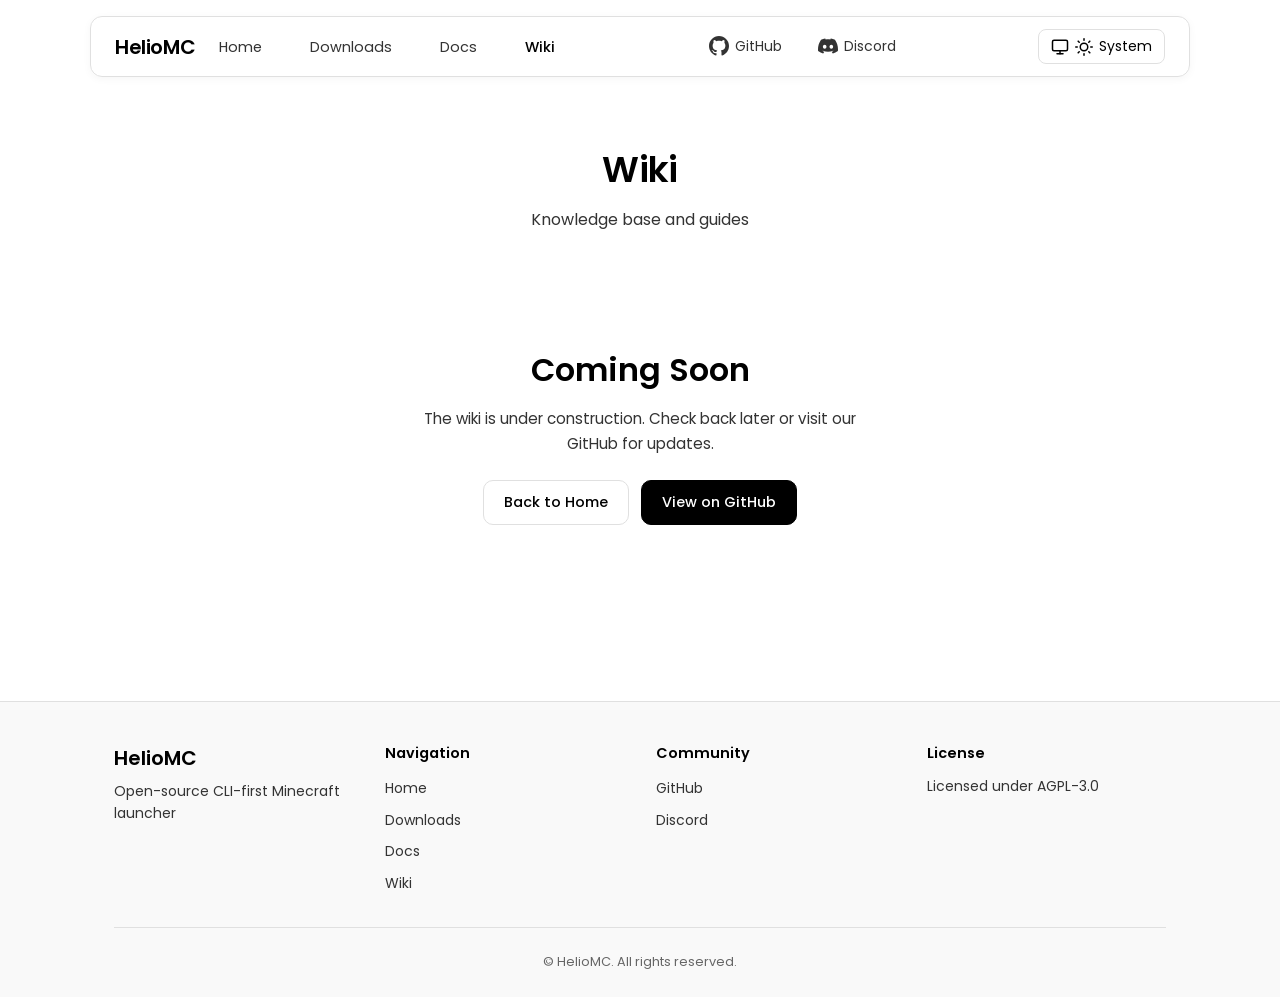
<file: wiki/index.html>
<!DOCTYPE html>
<html lang="en">
<head>
    <meta charset="UTF-8">
    <meta name="viewport" content="width=device-width, initial-scale=1.0">
    <title>Wiki — HelioMC</title>
    <meta name="description" content="Helio wiki - coming soon.">
    
    <link rel="icon" type="image/png" href="../assets/images/favicon.png">
    <link rel="preconnect" href="https://fonts.googleapis.com">
    <link rel="preconnect" href="https://fonts.gstatic.com" crossorigin>
    <link href="https://fonts.googleapis.com/css2?family=Poppins:wght@300;400;500;600;700&display=swap" rel="stylesheet">
    <link rel="stylesheet" href="../assets/css/main.css">
</head>
<body>
    <script>
        (function() {
            const savedTheme = localStorage.getItem('heliomc-theme') || 'system';
            if (savedTheme === 'dark' || (savedTheme === 'system' && window.matchMedia('(prefers-color-scheme: dark)').matches)) {
                document.documentElement.setAttribute('data-theme', 'dark');
            } else {
                document.documentElement.setAttribute('data-theme', 'light');
            }
        })();
    </script>

    <nav class="nav">
        <div class="nav-container">
            <a href="/" class="nav-logo" aria-label="HelioMC Home">HelioMC</a>
            <button class="nav-toggle" id="navToggle" aria-label="Toggle navigation menu" aria-expanded="false">
                <span class="nav-toggle-bar"></span>
                <span class="nav-toggle-bar"></span>
                <span class="nav-toggle-bar"></span>
            </button>
            <div class="nav-menu" id="navMenu">
                <ul class="nav-list">
                    <li class="nav-item">
                        <a href="/" class="nav-link">Home</a>
                    </li>
                    <li class="nav-item">
                        <a href="/downloads" class="nav-link">Downloads</a>
                    </li>
                    <li class="nav-item">
                        <a href="/docs" class="nav-link">Docs</a>
                    </li>
                    <li class="nav-item">
                        <a href="/wiki" class="nav-link nav-link-active">Wiki</a>
                    </li>
                </ul>
                <div class="nav-external">
                    <a href="https://github.com/OmHackz/Helio" target="_blank" rel="noopener noreferrer" class="nav-external-link" aria-label="View on GitHub">
                        <svg width="20" height="20" viewBox="0 0 24 24" fill="currentColor" aria-hidden="true">
                            <path d="M12 0c-6.626 0-12 5.373-12 12 0 5.302 3.438 9.8 8.207 11.387.599.111.793-.261.793-.577v-2.234c-3.338.726-4.033-1.416-4.033-1.416-.546-1.387-1.333-1.756-1.333-1.756-1.089-.745.083-.729.083-.729 1.205.084 1.839 1.237 1.839 1.237 1.07 1.834 2.807 1.304 3.492.997.107-.775.418-1.305.762-1.604-2.665-.305-5.467-1.334-5.467-5.931 0-1.311.469-2.381 1.236-3.221-.124-.303-.535-1.524.117-3.176 0 0 1.008-.322 3.301 1.23.957-.266 1.983-.399 3.003-.404 1.02.005 2.047.138 3.006.404 2.291-1.552 3.297-1.23 3.297-1.23.653 1.653.242 2.874.118 3.176.77.84 1.235 1.911 1.235 3.221 0 4.609-2.807 5.624-5.479 5.921.43.372.823 1.102.823 2.222v3.293c0 .319.192.694.801.576 4.765-1.589 8.199-6.086 8.199-11.386 0-6.627-5.373-12-12-12z"/>
                        </svg>
                        <span>GitHub</span>
                    </a>
                    <a href="https://dsc.gg/HelioMC-launcher" target="_blank" rel="noopener noreferrer" class="nav-external-link" aria-label="Join Discord">
                        <svg width="20" height="20" viewBox="0 0 24 24" fill="currentColor" aria-hidden="true">
                            <path d="M20.317 4.3698a19.7913 19.7913 0 00-4.8851-1.5152.0741.0741 0 00-.0785.0371c-.211.3753-.4447.8648-.6083 1.2495-1.8447-.2762-3.68-.2762-5.4868 0-.1636-.3933-.4058-.8742-.6177-1.2495a.077.077 0 00-.0785-.037 19.7363 19.7363 0 00-4.8852 1.515.0699.0699 0 00-.0321.0277C.5334 9.0458-.319 13.5799.0992 18.0578a.0824.0824 0 00.0312.0561c2.0528 1.5076 4.0413 2.4228 5.9929 3.0294a.0777.0777 0 00.0842-.0276c.4616-.6304.8731-1.2952 1.226-1.9942a.076.076 0 00-.0416-.1057c-.6528-.2476-1.2743-.5495-1.8722-.8923a.077.077 0 01-.0077-.1277c.1258-.0943.2517-.1923.3718-.2914a.0743.0743 0 01.0776-.0105c3.9278 1.7933 8.18 1.7933 12.0614 0a.0739.0739 0 01.0785.0095c.1202.099.246.1981.3728.2924a.077.077 0 01-.0066.1276 12.2986 12.2986 0 01-1.873.8914.0766.0766 0 00-.0407.1067c.3604.698.7719 1.3628 1.225 1.9932a.076.076 0 00.0842.0286c1.961-.6067 3.9495-1.5219 6.0023-3.0294a.077.077 0 00.0313-.0552c.5004-5.177-.8382-9.6739-3.5485-13.6604a.061.061 0 00-.0312-.0286zM8.02 15.3312c-1.1825 0-2.1569-1.0857-2.1569-2.419 0-1.3332.9555-2.4189 2.157-2.4189 1.2108 0 2.1757 1.0952 2.1568 2.419 0 1.3332-.9555 2.4189-2.1569 2.4189zm7.9748 0c-1.1825 0-2.1569-1.0857-2.1569-2.419 0-1.3332.9554-2.4189 2.1569-2.4189 1.2108 0 2.1757 1.0952 2.1568 2.419 0 1.3332-.946 2.4189-2.1568 2.4189Z"/>
                        </svg>
                        <span>Discord</span>
                    </a>
                </div>
                <div class="nav-theme">
                    <button class="theme-btn" id="themeBtn" aria-label="Change theme" title="Change theme">
                        <svg class="theme-icon theme-icon-system" width="18" height="18" viewBox="0 0 24 24" fill="none" stroke="currentColor" stroke-width="2" stroke-linecap="round" stroke-linejoin="round" aria-hidden="true">
                            <rect x="2" y="3" width="20" height="14" rx="2" ry="2"></rect>
                            <line x1="8" y1="21" x2="16" y2="21"></line>
                            <line x1="12" y1="17" x2="12" y2="21"></line>
                        </svg>
                        <svg class="theme-icon theme-icon-sun" width="18" height="18" viewBox="0 0 24 24" fill="none" stroke="currentColor" stroke-width="2" stroke-linecap="round" stroke-linejoin="round" aria-hidden="true">
                            <circle cx="12" cy="12" r="5"></circle>
                            <line x1="12" y1="1" x2="12" y2="3"></line>
                            <line x1="12" y1="21" x2="12" y2="23"></line>
                            <line x1="4.22" y1="4.22" x2="5.64" y2="5.64"></line>
                            <line x1="18.36" y1="18.36" x2="19.78" y2="19.78"></line>
                            <line x1="1" y1="12" x2="3" y2="12"></line>
                            <line x1="21" y1="12" x2="23" y2="12"></line>
                            <line x1="4.22" y1="19.78" x2="5.64" y2="18.36"></line>
                            <line x1="18.36" y1="5.64" x2="19.78" y2="4.22"></line>
                        </svg>
                        <svg class="theme-icon theme-icon-moon" width="18" height="18" viewBox="0 0 24 24" fill="none" stroke="currentColor" stroke-width="2" stroke-linecap="round" stroke-linejoin="round" aria-hidden="true">
                            <path d="M21 12.79A9 9 0 1 1 11.21 3 7 7 0 0 0 21 12.79z"></path>
                        </svg>
                        <span class="theme-label">System</span>
                    </button>
                    <div class="theme-dropdown" id="themeDropdown">
                        <button class="theme-option" data-theme="system">
                            <svg width="16" height="16" viewBox="0 0 24 24" fill="none" stroke="currentColor" stroke-width="2" stroke-linecap="round" stroke-linejoin="round" aria-hidden="true">
                                <rect x="2" y="3" width="20" height="14" rx="2" ry="2"></rect>
                                <line x1="8" y1="21" x2="16" y2="21"></line>
                                <line x1="12" y1="17" x2="12" y2="21"></line>
                            </svg>
                            <span>System</span>
                        </button>
                        <button class="theme-option" data-theme="light">
                            <svg width="16" height="16" viewBox="0 0 24 24" fill="none" stroke="currentColor" stroke-width="2" stroke-linecap="round" stroke-linejoin="round" aria-hidden="true">
                                <circle cx="12" cy="12" r="5"></circle>
                                <line x1="12" y1="1" x2="12" y2="3"></line>
                                <line x1="12" y1="21" x2="12" y2="23"></line>
                                <line x1="4.22" y1="4.22" x2="5.64" y2="5.64"></line>
                                <line x1="18.36" y1="18.36" x2="19.78" y2="19.78"></line>
                                <line x1="1" y1="12" x2="3" y2="12"></line>
                                <line x1="21" y1="12" x2="23" y2="12"></line>
                                <line x1="4.22" y1="19.78" x2="5.64" y2="18.36"></line>
                                <line x1="18.36" y1="5.64" x2="19.78" y2="4.22"></line>
                            </svg>
                            <span>Light</span>
                        </button>
                        <button class="theme-option" data-theme="dark">
                            <svg width="16" height="16" viewBox="0 0 24 24" fill="none" stroke="currentColor" stroke-width="2" stroke-linecap="round" stroke-linejoin="round" aria-hidden="true">
                                <path d="M21 12.79A9 9 0 1 1 11.21 3 7 7 0 0 0 21 12.79z"></path>
                            </svg>
                            <span>Dark</span>
                        </button>
                    </div>
                </div>
            </div>
        </div>
    </nav>

    <main>
        <section class="page-header">
            <div class="container">
                <h1 class="page-title">Wiki</h1>
                <p class="page-description">Knowledge base and guides</p>
            </div>
        </section>

        <section class="section">
            <div class="container">
                <div class="coming-soon-page">
                    <h2 class="coming-soon-title">Coming Soon</h2>
                    <p class="coming-soon-description">The wiki is under construction. Check back later or visit our GitHub for updates.</p>
                    <div class="coming-soon-actions">
                        <a href="/" class="btn btn-secondary">Back to Home</a>
                        <a href="https://github.com/OmHackz/Helio" target="_blank" rel="noopener noreferrer" class="btn btn-primary">View on GitHub</a>
                    </div>
                </div>
            </div>
        </section>
    </main>

    <footer class="footer">
        <div class="container">
            <div class="footer-content">
                <div class="footer-section">
                    <h3 class="footer-logo">HelioMC</h3>
                    <p class="footer-description">Open-source CLI-first Minecraft launcher</p>
                </div>
                <div class="footer-section">
                    <h4 class="footer-heading">Navigation</h4>
                    <ul class="footer-links">
                        <li><a href="/">Home</a></li>
                        <li><a href="/downloads">Downloads</a></li>
                        <li><a href="/docs">Docs</a></li>
                        <li><a href="/wiki">Wiki</a></li>
                    </ul>
                </div>
                <div class="footer-section">
                    <h4 class="footer-heading">Community</h4>
                    <ul class="footer-links">
                        <li><a href="https://github.com/OmHackz/Helio" target="_blank" rel="noopener noreferrer">GitHub</a></li>
                        <li><a href="https://dsc.gg/HelioMC-launcher" target="_blank" rel="noopener noreferrer">Discord</a></li>
                    </ul>
                </div>
                <div class="footer-section">
                    <h4 class="footer-heading">License</h4>
                    <p class="footer-license">Licensed under AGPL-3.0</p>
                </div>
            </div>
            <div class="footer-bottom">
                <p>&copy; HelioMC. All rights reserved.</p>
            </div>
        </div>
    </footer>

    <script src="../assets/js/main.js"></script>
</body>
</html>
</file>
<file: assets/css/main.css>
/* CSS Reset and Base Styles */
*, *::before, *::after {
    margin: 0;
    padding: 0;
    box-sizing: border-box;
}

:root {
    /* Light Theme */
    --bg-primary: #ffffff;
    --bg-secondary: #f9f9f9;
    --bg-tertiary: #f0f0f0;
    --text-primary: #000000;
    --text-secondary: #333333;
    --text-tertiary: #666666;
    --border-color: #e0e0e0;
    --border-strong: #cccccc;
    --accent-primary: #000000;
    --accent-secondary: #1a1a1a;
    --accent-hover: #333333;
    --shadow-light: 0 2px 8px rgba(0, 0, 0, 0.04);
    --shadow-medium: 0 4px 16px rgba(0, 0, 0, 0.08);
    --shadow-strong: 0 8px 32px rgba(0, 0, 0, 0.12);
    --terminal-bg: #000000;
    --terminal-text: #00ff00;
    --terminal-border: #333333;
    --nav-bg: rgba(255, 255, 255, 0.95);
}

[data-theme="dark"] {
    /* Dark Theme */
    --bg-primary: #000000;
    --bg-secondary: #0a0a0a;
    --bg-tertiary: #111111;
    --text-primary: #ffffff;
    --text-secondary: #e0e0e0;
    --text-tertiary: #b0b0b0;
    --border-color: #1a1a1a;
    --border-strong: #333333;
    --accent-primary: #ffffff;
    --accent-secondary: #e0e0e0;
    --accent-hover: #cccccc;
    --shadow-light: 0 2px 8px rgba(255, 255, 255, 0.02);
    --shadow-medium: 0 4px 16px rgba(255, 255, 255, 0.04);
    --shadow-strong: 0 8px 32px rgba(255, 255, 255, 0.06);
    --terminal-bg: #000000;
    --terminal-text: #00ff00;
    --terminal-border: #333333;
    --nav-bg: rgba(0, 0, 0, 0.95);
}

html {
    scroll-behavior: smooth;
}

body {
    font-family: 'Poppins', -apple-system, BlinkMacSystemFont, 'Segoe UI', 'Roboto', 'Oxygen',
        'Ubuntu', 'Cantarell', 'Fira Sans', 'Droid Sans', 'Helvetica Neue',
        sans-serif;
    background-color: var(--bg-primary);
    color: var(--text-primary);
    line-height: 1.6;
    font-size: 16px;
    transition: background-color 0.3s ease, color 0.3s ease;
    -webkit-font-smoothing: antialiased;
    -moz-osx-font-smoothing: grayscale;
}

/* Focus States */
:focus-visible {
    outline: 2px solid var(--accent-primary);
    outline-offset: 2px;
}

/* Container */
.container {
    max-width: 1100px;
    margin: 0 auto;
    padding: 0 1.5rem;
}

/* Navigation */
.nav {
    position: sticky;
    top: 1rem;
    z-index: 100;
    margin: 1rem 1.5rem 0;
}

.nav-container {
    max-width: 1100px;
    margin: 0 auto;
    background-color: var(--nav-bg);
    backdrop-filter: blur(10px);
    -webkit-backdrop-filter: blur(10px);
    border: 1px solid var(--border-color);
    border-radius: 12px;
    padding: 0.75rem 1.5rem;
    display: flex;
    align-items: center;
    justify-content: space-between;
    box-shadow: var(--shadow-light);
    flex-wrap: wrap;
    gap: 0.75rem;
}

.nav-logo {
    font-size: 1.25rem;
    font-weight: 600;
    color: var(--text-primary);
    text-decoration: none;
    letter-spacing: -0.02em;
    flex-shrink: 0;
}

.nav-toggle {
    display: none;
    background: transparent;
    border: 1px solid var(--border-color);
    color: var(--text-primary);
    padding: 0.5rem;
    cursor: pointer;
    border-radius: 8px;
    transition: background-color 0.2s ease;
}

.nav-toggle:hover,
.nav-toggle:focus-visible {
    background-color: var(--bg-tertiary);
}

.nav-toggle-bar {
    display: block;
    width: 20px;
    height: 2px;
    background-color: var(--text-primary);
    margin: 4px 0;
}

.nav-menu {
    display: flex;
    align-items: center;
    gap: 1.5rem;
    flex-wrap: wrap;
    flex: 1;
    justify-content: space-between;
}

.nav-list {
    display: flex;
    list-style: none;
    gap: 1.5rem;
    align-items: center;
    flex-wrap: wrap;
}

.nav-link {
    color: var(--text-secondary);
    text-decoration: none;
    font-size: 0.9rem;
    font-weight: 400;
    padding: 0.375rem 0.75rem;
    border-radius: 8px;
    transition: color 0.2s ease, background-color 0.2s ease;
}

.nav-link:hover,
.nav-link:focus-visible {
    color: var(--text-primary);
    background-color: var(--bg-tertiary);
}

.nav-link-active {
    color: var(--text-primary);
    font-weight: 500;
}

.nav-external {
    display: flex;
    gap: 1rem;
    align-items: center;
}

.nav-external-link {
    display: flex;
    align-items: center;
    gap: 0.375rem;
    color: var(--text-secondary);
    text-decoration: none;
    font-size: 0.875rem;
    padding: 0.375rem 0.625rem;
    border-radius: 8px;
    transition: color 0.2s ease, background-color 0.2s ease;
}

.nav-external-link:hover,
.nav-external-link:focus-visible {
    color: var(--text-primary);
    background-color: var(--bg-tertiary);
}

.nav-theme {
    position: relative;
}

.theme-btn {
    display: flex;
    align-items: center;
    gap: 0.375rem;
    background: transparent;
    border: 1px solid var(--border-color);
    color: var(--text-primary);
    padding: 0.375rem 0.75rem;
    cursor: pointer;
    border-radius: 8px;
    font-family: 'Poppins', sans-serif;
    font-size: 0.875rem;
    transition: background-color 0.2s ease, border-color 0.2s ease;
}

.theme-btn:hover,
.theme-btn:focus-visible {
    background-color: var(--bg-tertiary);
    border-color: var(--border-strong);
}

.theme-icon {
    display: none;
}

[data-theme="light"] .theme-icon-sun,
[data-theme="dark"] .theme-icon-moon,
:not([data-theme]) .theme-icon-system {
    display: block;
}

.theme-label {
    white-space: nowrap;
}

.theme-dropdown {
    position: absolute;
    top: calc(100% + 0.5rem);
    right: 0;
    background-color: var(--bg-primary);
    border: 1px solid var(--border-color);
    border-radius: 10px;
    box-shadow: var(--shadow-strong);
    padding: 0.375rem;
    display: none;
    min-width: 120px;
    flex-direction: column;
    gap: 0.25rem;
}

.theme-dropdown.active {
    display: flex;
}

.theme-option {
    display: flex;
    align-items: center;
    gap: 0.5rem;
    background: transparent;
    border: none;
    color: var(--text-primary);
    padding: 0.5rem 0.625rem;
    cursor: pointer;
    border-radius: 8px;
    font-family: 'Poppins', sans-serif;
    font-size: 0.875rem;
    text-align: left;
    transition: background-color 0.2s ease;
}

.theme-option:hover,
.theme-option:focus-visible {
    background-color: var(--bg-tertiary);
}

/* Main */
main {
    padding-top: 2rem;
    padding-bottom: 3rem;
}

/* Hero Section */
.hero {
    padding: 3rem 0 4rem;
}

.hero .container {
    display: grid;
    grid-template-columns: 1.2fr 1fr;
    gap: 3rem;
    align-items: center;
}

.hero-content {
    display: flex;
    flex-direction: column;
    gap: 1.25rem;
}

.hero-title {
    font-size: 2.75rem;
    font-weight: 700;
    line-height: 1.15;
    letter-spacing: -0.02em;
}

.hero-title-accent {
    font-weight: 600;
}

.hero-subtitle {
    font-size: 1.25rem;
    font-weight: 500;
    color: var(--text-secondary);
    line-height: 1.4;
}

.hero-description {
    color: var(--text-secondary);
    font-size: 0.95rem;
}

.hero-actions {
    display: flex;
    gap: 0.75rem;
    flex-wrap: wrap;
    margin-top: 0.5rem;
}

/* Buttons */
.btn {
    display: inline-flex;
    align-items: center;
    justify-content: center;
    padding: 0.625rem 1.25rem;
    font-family: 'Poppins', sans-serif;
    font-size: 0.9rem;
    font-weight: 500;
    text-decoration: none;
    border-radius: 10px;
    border: 1px solid var(--border-color);
    cursor: pointer;
    transition: background-color 0.2s ease, color 0.2s ease, border-color 0.2s ease, transform 0.1s ease;
    white-space: nowrap;
}

.btn:hover,
.btn:focus-visible {
    transform: translateY(-1px);
}

.btn:active {
    transform: translateY(0);
}

.btn-primary {
    background-color: var(--accent-primary);
    color: var(--bg-primary);
    border-color: var(--accent-primary);
}

.btn-primary:hover,
.btn-primary:focus-visible {
    background-color: var(--accent-secondary);
    border-color: var(--accent-secondary);
}

.btn-secondary {
    background-color: transparent;
    color: var(--text-primary);
    border-color: var(--border-color);
}

.btn-secondary:hover,
.btn-secondary:focus-visible {
    background-color: var(--bg-tertiary);
    border-color: var(--border-strong);
}

.btn-large {
    padding: 0.75rem 1.75rem;
    font-size: 1rem;
}

/* Terminal */
.hero-terminal {
    width: 100%;
}

.terminal {
    background-color: var(--terminal-bg);
    border: 1px solid var(--terminal-border);
    border-radius: 12px;
    overflow: hidden;
    box-shadow: var(--shadow-strong);
    font-family: 'Courier New', 'Consolas', monospace;
}

.terminal-header {
    background-color: var(--bg-tertiary);
    padding: 0.625rem 0.875rem;
    display: flex;
    align-items: center;
    gap: 0.5rem;
    border-bottom: 1px solid var(--border-color);
}

.terminal-dots {
    display: flex;
    gap: 0.375rem;
}

.terminal-dot {
    width: 12px;
    height: 12px;
    border-radius: 50%;
    background-color: var(--text-tertiary);
}

.terminal-title {
    color: var(--text-secondary);
    font-size: 0.75rem;
    font-family: 'Poppins', sans-serif;
}

.terminal-body {
    padding: 1rem 1.25rem;
    min-height: 180px;
    display: flex;
    flex-direction: column;
    gap: 0.5rem;
}

.terminal-line {
    display: flex;
    gap: 0.5rem;
    align-items: flex-start;
}

.terminal-prompt {
    color: var(--terminal-text);
    font-weight: bold;
    flex-shrink: 0;
}

.terminal-cmd {
    color: var(--terminal-text);
}

.terminal-text {
    color: var(--terminal-text);
}

.terminal-line-output .terminal-text {
    color: var(--terminal-text);
    opacity: 0.9;
}

.terminal-cursor {
    color: var(--terminal-text);
    animation: blink 1s step-end infinite;
}

@keyframes blink {
    0%, 50% {
        opacity: 1;
    }
    51%, 100% {
        opacity: 0;
    }
}

.terminal-note {
    color: var(--text-tertiary);
    font-size: 0.7rem;
    font-family: 'Poppins', sans-serif;
    margin-top: 0.5rem;
    opacity: 0.7;
}

/* Sections */
.section {
    padding: 3rem 0;
}

.section-alt {
    background-color: var(--bg-secondary);
}

.section-title {
    font-size: 2rem;
    font-weight: 600;
    margin-bottom: 1rem;
    letter-spacing: -0.02em;
    text-align: center;
}

.section-subtitle {
    font-size: 1.5rem;
    font-weight: 600;
    margin-bottom: 1rem;
    letter-spacing: -0.01em;
}

.section-description {
    color: var(--text-secondary);
    max-width: 700px;
    margin: 0 auto 2rem;
    text-align: center;
    font-size: 0.95rem;
}

/* Features Grid */
.features-grid {
    display: grid;
    grid-template-columns: repeat(auto-fit, minmax(250px, 1fr));
    gap: 1.25rem;
    margin-top: 2rem;
}

.feature-card {
    background-color: var(--bg-primary);
    border: 1px solid var(--border-color);
    border-radius: 12px;
    padding: 1.5rem;
    transition: border-color 0.2s ease, box-shadow 0.2s ease;
}

.section-alt .feature-card {
    background-color: var(--bg-primary);
}

.feature-card:hover {
    border-color: var(--border-strong);
    box-shadow: var(--shadow-light);
}

.feature-title {
    font-size: 1.1rem;
    font-weight: 600;
    margin-bottom: 0.5rem;
    color: var(--text-primary);
}

.feature-description {
    color: var(--text-secondary);
    font-size: 0.9rem;
}

/* Tech Grid */
.tech-grid {
    display: grid;
    grid-template-columns: repeat(auto-fit, minmax(250px, 1fr));
    gap: 1.25rem;
    margin-top: 2rem;
}

.tech-card {
    background-color: var(--bg-secondary);
    border: 1px solid var(--border-color);
    border-radius: 12px;
    padding: 1.5rem;
    transition: border-color 0.2s ease;
}

.tech-card:hover {
    border-color: var(--border-strong);
}

.tech-name {
    font-size: 1.1rem;
    font-weight: 600;
    margin-bottom: 0.5rem;
    color: var(--text-primary);
}

.tech-description {
    color: var(--text-secondary);
    font-size: 0.9rem;
}

/* Downloads Preview */
.downloads-preview {
    text-align: center;
    padding: 2rem 0;
}

/* Page Header */
.page-header {
    padding: 2rem 0 1rem;
    text-align: center;
}

.page-title {
    font-size: 2.25rem;
    font-weight: 600;
    margin-bottom: 0.5rem;
    letter-spacing: -0.02em;
}

.page-description {
    color: var(--text-secondary);
    font-size: 1rem;
}

/* Downloads Page */
.recommended-section {
    margin-bottom: 2.5rem;
}

.recommended-card {
    background-color: var(--bg-secondary);
    border: 2px solid var(--accent-primary);
    border-radius: 12px;
    padding: 1.5rem;
}

.recommended-note {
    color: var(--text-secondary);
    font-size: 0.9rem;
}

.manual-downloads {
    margin-bottom: 2.5rem;
}

.manual-note {
    color: var(--text-secondary);
    font-size: 0.875rem;
    margin-bottom: 1rem;
}

.releases-container {
    display: flex;
    flex-direction: column;
    gap: 1rem;
}

.coming-soon-card {
    background-color: var(--bg-secondary);
    border: 1px solid var(--border-color);
    border-radius: 12px;
    padding: 1.5rem;
    text-align: center;
}

.coming-soon-card h3 {
    font-size: 1.25rem;
    font-weight: 600;
    margin-bottom: 0.5rem;
}

.coming-soon-card p {
    color: var(--text-secondary);
    font-size: 0.9rem;
}

/* Install Section */
.install-section {
    margin-top: 2.5rem;
}

.install-note {
    color: var(--text-secondary);
    font-size: 0.875rem;
    margin-bottom: 1.25rem;
    background-color: var(--bg-secondary);
    padding: 0.75rem 1rem;
    border-radius: 8px;
    border-left: 3px solid var(--border-strong);
}

.install-tabs {
    display: flex;
    gap: 0.5rem;
    margin-bottom: 1rem;
    flex-wrap: wrap;
}

.install-tab {
    background: transparent;
    border: 1px solid var(--border-color);
    color: var(--text-secondary);
    padding: 0.5rem 1rem;
    cursor: pointer;
    border-radius: 8px;
    font-family: 'Poppins', sans-serif;
    font-size: 0.875rem;
    transition: background-color 0.2s ease, color 0.2s ease, border-color 0.2s ease;
}

.install-tab:hover,
.install-tab:focus-visible {
    background-color: var(--bg-tertiary);
    color: var(--text-primary);
}

.install-tab.active {
    background-color: var(--accent-primary);
    color: var(--bg-primary);
    border-color: var(--accent-primary);
}

.install-content {
    display: none;
    flex-direction: column;
    gap: 1rem;
    margin-bottom: 1rem;
}

.install-content.active {
    display: flex;
}

.install-method h4 {
    font-size: 0.95rem;
    font-weight: 600;
    margin-bottom: 0.5rem;
    color: var(--text-primary);
}

.code-block {
    background-color: var(--bg-tertiary);
    border: 1px solid var(--border-color);
    border-radius: 10px;
    padding: 0.875rem 1rem;
    display: flex;
    align-items: center;
    justify-content: space-between;
    gap: 0.75rem;
    flex-wrap: wrap;
    overflow-x: auto;
}

.code-block code {
    font-family: 'Courier New', 'Consolas', monospace;
    font-size: 0.875rem;
    color: var(--text-primary);
    flex: 1;
    min-width: 0;
    white-space: pre-wrap;
    word-break: break-all;
}

.copy-btn {
    background: transparent;
    border: 1px solid var(--border-color);
    color: var(--text-primary);
    padding: 0.375rem 0.75rem;
    cursor: pointer;
    border-radius: 6px;
    font-family: 'Poppins', sans-serif;
    font-size: 0.8rem;
    transition: background-color 0.2s ease;
    flex-shrink: 0;
}

.copy-btn:hover,
.copy-btn:focus-visible {
    background-color: var(--bg-secondary);
}

.install-instructions {
    color: var(--text-secondary);
    font-size: 0.85rem;
    background-color: var(--bg-secondary);
    padding: 0.625rem 0.875rem;
    border-radius: 8px;
}

.install-instructions code {
    font-family: 'Courier New', 'Consolas', monospace;
    font-size: 0.8rem;
    background-color: var(--bg-tertiary);
    padding: 0.125rem 0.375rem;
    border-radius: 4px;
}

.install-prerequisites {
    background-color: var(--bg-secondary);
    border: 1px solid var(--border-color);
    border-radius: 10px;
    padding: 1rem 1.25rem;
}

.install-prerequisites h4 {
    font-size: 0.95rem;
    font-weight: 600;
    margin-bottom: 0.5rem;
}

.install-prerequisites ul {
    list-style: none;
    display: flex;
    flex-direction: column;
    gap: 0.375rem;
}

.install-prerequisites li {
    color: var(--text-secondary);
    font-size: 0.875rem;
    padding-left: 1rem;
    position: relative;
}

.install-prerequisites li::before {
    content: "•";
    position: absolute;
    left: 0.375rem;
}

/* Coming Soon Page */
.coming-soon-page {
    text-align: center;
    padding: 3rem 1rem;
    max-width: 500px;
    margin: 0 auto;
}

.coming-soon-title {
    font-size: 2rem;
    font-weight: 600;
    margin-bottom: 0.75rem;
}

.coming-soon-description {
    color: var(--text-secondary);
    margin-bottom: 1.5rem;
    font-size: 0.95rem;
}

.coming-soon-actions {
    display: flex;
    gap: 0.75rem;
    justify-content: center;
    flex-wrap: wrap;
}

/* Footer */
.footer {
    background-color: var(--bg-secondary);
    border-top: 1px solid var(--border-color);
    padding: 2.5rem 0 1.5rem;
    margin-top: 2rem;
}

.footer-content {
    display: grid;
    grid-template-columns: repeat(auto-fit, minmax(200px, 1fr));
    gap: 2rem;
    margin-bottom: 2rem;
}

.footer-logo {
    font-size: 1.25rem;
    font-weight: 600;
    margin-bottom: 0.375rem;
}

.footer-description {
    color: var(--text-secondary);
    font-size: 0.875rem;
}

.footer-heading {
    font-size: 0.9rem;
    font-weight: 600;
    margin-bottom: 0.625rem;
    color: var(--text-primary);
}

.footer-links {
    list-style: none;
    display: flex;
    flex-direction: column;
    gap: 0.375rem;
}

.footer-links a {
    color: var(--text-secondary);
    text-decoration: none;
    font-size: 0.875rem;
    transition: color 0.2s ease;
}

.footer-links a:hover,
.footer-links a:focus-visible {
    color: var(--text-primary);
}

.footer-license {
    color: var(--text-secondary);
    font-size: 0.875rem;
}

.footer-bottom {
    text-align: center;
    padding-top: 1.5rem;
    border-top: 1px solid var(--border-color);
    color: var(--text-tertiary);
    font-size: 0.8rem;
}

/* Responsive Design */
@media (max-width: 968px) {
    .hero .container {
        grid-template-columns: 1fr;
        gap: 2.5rem;
    }
    
    .hero-content {
        text-align: center;
        align-items: center;
    }
    
    .hero-actions {
        justify-content: center;
    }
    
    .hero-terminal {
        max-width: 500px;
        margin: 0 auto;
        width: 100%;
    }
}

@media (max-width: 768px) {
    .nav {
        margin: 0.75rem 1rem 0;
        top: 0.75rem;
    }
    
    .nav-container {
        padding: 0.625rem 1rem;
    }
    
    .nav-toggle {
        display: block;
    }
    
    .nav-menu {
        display: none;
        width: 100%;
        flex-direction: column;
        align-items: flex-start;
        gap: 0.75rem;
        padding-top: 0.75rem;
        border-top: 1px solid var(--border-color);
    }
    
    .nav-menu.active {
        display: flex;
    }
    
    .nav-list {
        flex-direction: column;
        align-items: flex-start;
        width: 100%;
        gap: 0.25rem;
    }
    
    .nav-item {
        width: 100%;
    }
    
    .nav-link {
        display: block;
        width: 100%;
        padding: 0.5rem 0.75rem;
    }
    
    .nav-external {
        flex-direction: column;
        align-items: flex-start;
        width: 100%;
        gap: 0.25rem;
    }
    
    .nav-external-link {
        width: 100%;
        padding: 0.5rem 0.75rem;
    }
    
    .nav-theme {
        width: 100%;
    }
    
    .theme-btn {
        width: 100%;
        justify-content: flex-start;
    }
    
    .theme-dropdown {
        position: static;
        width: 100%;
        margin-top: 0.375rem;
    }
    
    .container {
        padding: 0 1rem;
    }
    
    .hero {
        padding: 2rem 0 3rem;
    }
    
    .hero-title {
        font-size: 2.25rem;
    }
    
    .hero-subtitle {
        font-size: 1.1rem;
    }
    
    .section {
        padding: 2.5rem 0;
    }
    
    .section-title {
        font-size: 1.75rem;
    }
    
    .page-title {
        font-size: 2rem;
    }
    
    .features-grid,
    .tech-grid {
        grid-template-columns: 1fr;
    }
    
    .footer-content {
        grid-template-columns: 1fr;
        gap: 1.5rem;
    }
    
    .code-block {
        flex-direction: column;
        align-items: flex-start;
    }
    
    .code-block code {
        width: 100%;
    }
    
    .copy-btn {
        align-self: flex-start;
    }
}

@media (max-width: 480px) {
    .hero-actions {
        flex-direction: column;
        width: 100%;
    }
    
    .hero-actions .btn {
        width: 100%;
    }
    
    .install-tabs {
        width: 100%;
    }
    
    .install-tab {
        flex: 1;
        text-align: center;
    }
    
    .coming-soon-actions {
        flex-direction: column;
        width: 100%;
    }
    
    .coming-soon-actions .btn {
        width: 100%;
    }
}

/* Reduced Motion */
@media (prefers-reduced-motion: reduce) {
    *,
    *::before,
    *::after {
        animation-duration: 0.01ms !important;
        animation-iteration-count: 1 !important;
        transition-duration: 0.01ms !important;
    }
    
    html {
        scroll-behavior: auto;
    }
    
    .terminal-cursor {
        animation: none;
    }
}
</file>
